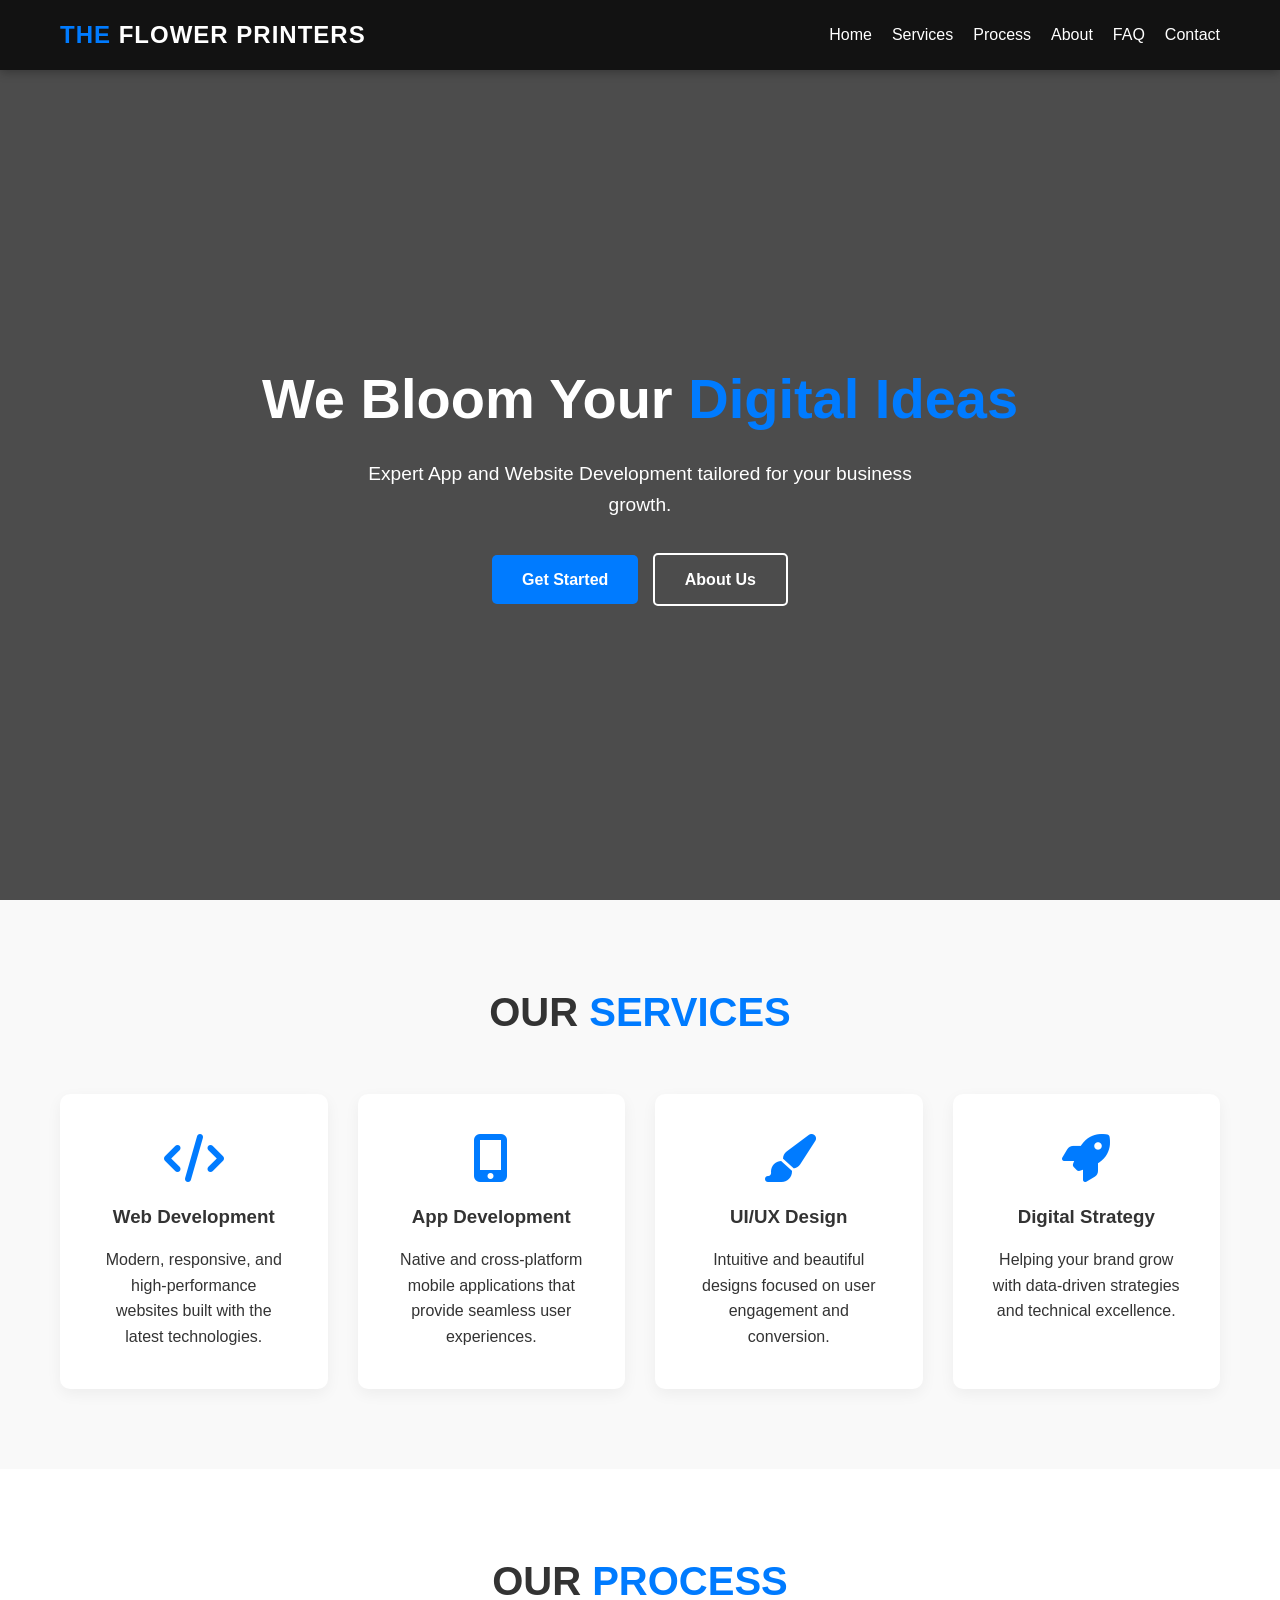
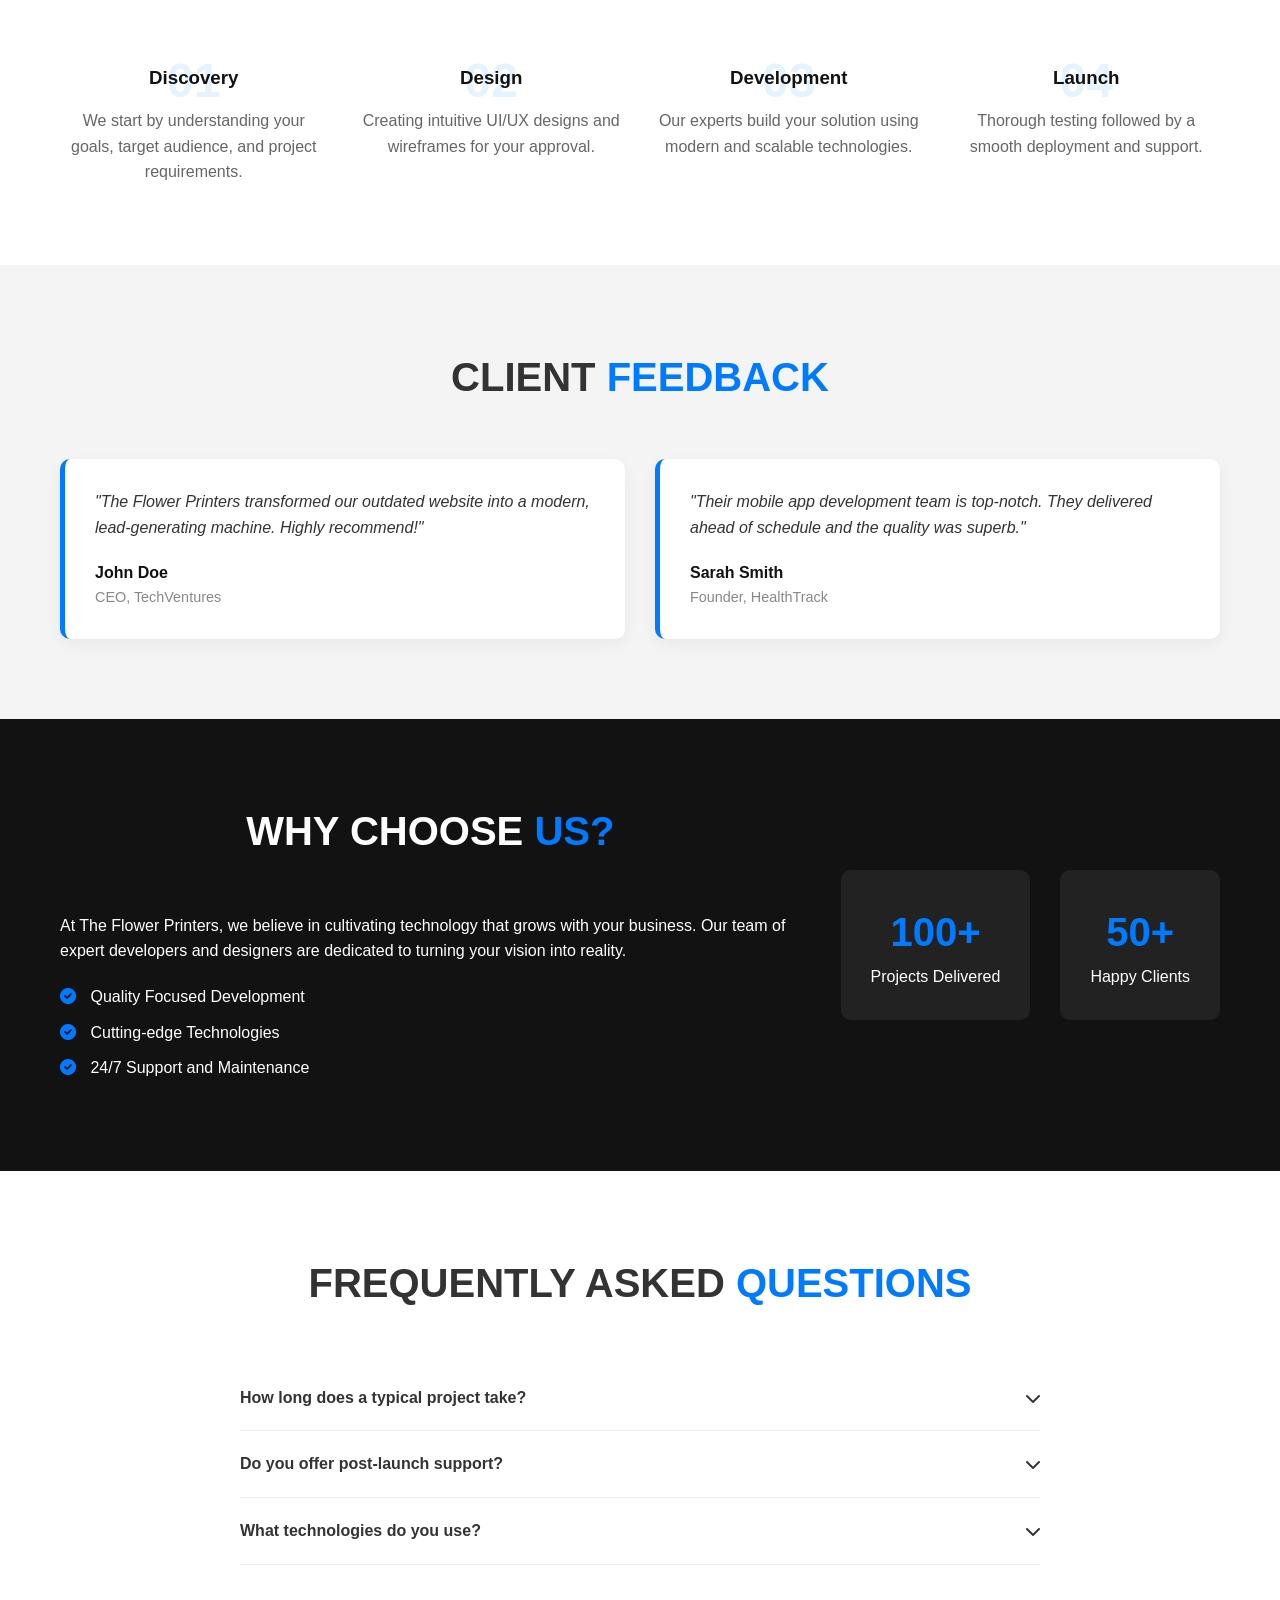
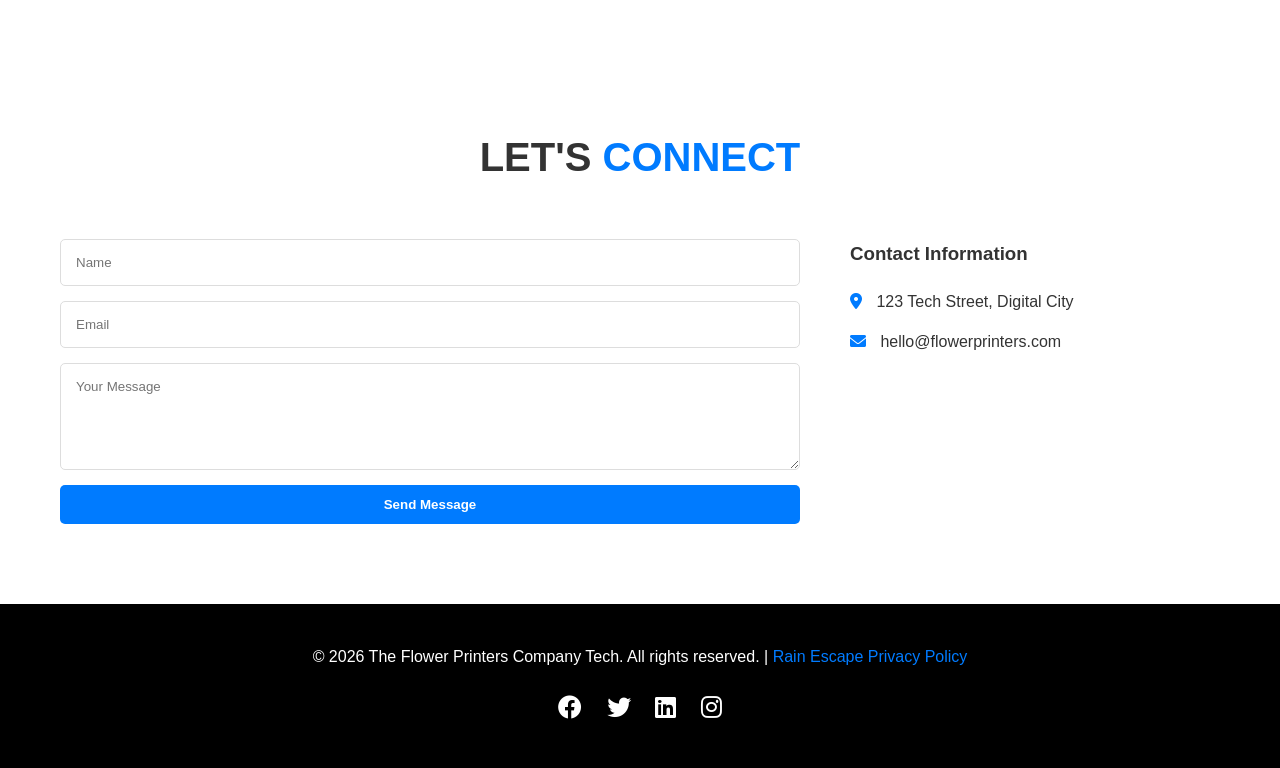
<file: index.html>
<!DOCTYPE html>
<html lang="en">
<head>
    <meta charset="UTF-8">
    <meta name="viewport" content="width=device-width, initial-scale=1.0">
    <title>The Flower Printers - App & Website Development</title>
    <link rel="stylesheet" href="style.css">
    <link rel="stylesheet" href="https://cdnjs.cloudflare.com/ajax/libs/font-awesome/6.0.0/css/all.min.css">
</head>
<body>
    <header>
        <nav>
            <div class="logo">
                <span class="blue">The</span> Flower Printers
            </div>
            <ul>
                <li><a href="#home">Home</a></li>
                <li><a href="#services">Services</a></li>
                <li><a href="#process">Process</a></li>
                <li><a href="#about">About</a></li>
                <li><a href="#faq">FAQ</a></li>
                <li><a href="#contact">Contact</a></li>
            </ul>
            <div class="menu-toggle">
                <i class="fas fa-bars"></i>
            </div>
        </nav>
    </header>

    <section id="home" class="hero">
        <div class="hero-content">
            <h1>We Bloom Your <span class="blue">Digital Ideas</span></h1>
            <p>Expert App and Website Development tailored for your business growth.</p>
            <div class="hero-btns">
                <a href="#contact" class="btn primary">Get Started</a>
                <a href="#about" class="btn secondary">About Us</a>
            </div>
        </div>
    </section>

    <section id="services" class="services">
        <div class="container">
            <h2 class="section-title">Our <span class="blue">Services</span></h2>
            <div class="service-grid">
                <div class="service-card">
                    <i class="fas fa-code"></i>
                    <h3>Web Development</h3>
                    <p>Modern, responsive, and high-performance websites built with the latest technologies.</p>
                </div>
                <div class="service-card">
                    <i class="fas fa-mobile-alt"></i>
                    <h3>App Development</h3>
                    <p>Native and cross-platform mobile applications that provide seamless user experiences.</p>
                </div>
                <div class="service-card">
                    <i class="fas fa-paint-brush"></i>
                    <h3>UI/UX Design</h3>
                    <p>Intuitive and beautiful designs focused on user engagement and conversion.</p>
                </div>
                <div class="service-card">
                    <i class="fas fa-rocket"></i>
                    <h3>Digital Strategy</h3>
                    <p>Helping your brand grow with data-driven strategies and technical excellence.</p>
                </div>
            </div>
        </div>
    </section>

    <section id="process" class="process">
        <div class="container">
            <h2 class="section-title">Our <span class="blue">Process</span></h2>
            <div class="process-steps">
                <div class="step">
                    <div class="step-number">01</div>
                    <h3>Discovery</h3>
                    <p>We start by understanding your goals, target audience, and project requirements.</p>
                </div>
                <div class="step">
                    <div class="step-number">02</div>
                    <h3>Design</h3>
                    <p>Creating intuitive UI/UX designs and wireframes for your approval.</p>
                </div>
                <div class="step">
                    <div class="step-number">03</div>
                    <h3>Development</h3>
                    <p>Our experts build your solution using modern and scalable technologies.</p>
                </div>
                <div class="step">
                    <div class="step-number">04</div>
                    <h3>Launch</h3>
                    <p>Thorough testing followed by a smooth deployment and support.</p>
                </div>
            </div>
        </div>
    </section>


    <section id="testimonials" class="testimonials">
        <div class="container">
            <h2 class="section-title">Client <span class="blue">Feedback</span></h2>
            <div class="testimonial-grid">
                <div class="testimonial-card">
                    <p>"The Flower Printers transformed our outdated website into a modern, lead-generating machine. Highly recommend!"</p>
                    <div class="client-info">
                        <strong>John Doe</strong>
                        <span>CEO, TechVentures</span>
                    </div>
                </div>
                <div class="testimonial-card">
                    <p>"Their mobile app development team is top-notch. They delivered ahead of schedule and the quality was superb."</p>
                    <div class="client-info">
                        <strong>Sarah Smith</strong>
                        <span>Founder, HealthTrack</span>
                    </div>
                </div>
            </div>
        </div>
    </section>

    <section id="about" class="about">
        <div class="container">
            <div class="about-flex">
                <div class="about-text">
                    <h2 class="section-title">Why Choose <span class="blue">Us?</span></h2>
                    <p>At The Flower Printers, we believe in cultivating technology that grows with your business. Our team of expert developers and designers are dedicated to turning your vision into reality.</p>
                    <ul>
                        <li><i class="fas fa-check-circle"></i> Quality Focused Development</li>
                        <li><i class="fas fa-check-circle"></i> Cutting-edge Technologies</li>
                        <li><i class="fas fa-check-circle"></i> 24/7 Support and Maintenance</li>
                    </ul>
                </div>
                <div class="about-stats">
                    <div class="stat">
                        <h3>100+</h3>
                        <p>Projects Delivered</p>
                    </div>
                    <div class="stat">
                        <h3>50+</h3>
                        <p>Happy Clients</p>
                    </div>
                </div>
            </div>
        </div>
    </section>

    <section id="faq" class="faq">
        <div class="container">
            <h2 class="section-title">Frequently Asked <span class="blue">Questions</span></h2>
            <div class="faq-container">
                <div class="faq-item">
                    <div class="faq-question">How long does a typical project take? <i class="fas fa-chevron-down"></i></div>
                    <div class="faq-answer">
                        <p>Websites usually take 4-8 weeks, while complex mobile apps can take 3-6 months depending on features.</p>
                    </div>
                </div>
                <div class="faq-item">
                    <div class="faq-question">Do you offer post-launch support? <i class="fas fa-chevron-down"></i></div>
                    <div class="faq-answer">
                        <p>Yes, we provide maintenance and support packages to ensure your digital products stay updated and secure.</p>
                    </div>
                </div>
                <div class="faq-item">
                    <div class="faq-question">What technologies do you use? <i class="fas fa-chevron-down"></i></div>
                    <div class="faq-answer">
                        <p>We specialize in React, Flutter, Node.js, and modern cloud infrastructures like AWS and Firebase.</p>
                    </div>
                </div>
            </div>
        </div>
    </section>

    <section id="contact" class="contact">
        <div class="container">
            <h2 class="section-title">Let's <span class="blue">Connect</span></h2>
            <div class="contact-flex">
                <form class="contact-form">
                    <input type="text" placeholder="Name" required>
                    <input type="email" placeholder="Email" required>
                    <textarea placeholder="Your Message" rows="5" required></textarea>
                    <button type="submit" class="btn primary">Send Message</button>
                </form>
                <div class="contact-info">
                    <h3>Contact Information</h3>
                    <p><i class="fas fa-map-marker-alt"></i> 123 Tech Street, Digital City</p>
                    <p><i class="fas fa-envelope"></i> hello@flowerprinters.com</p>
                </div>
            </div>
        </div>
    </section>

    <footer>
        <div class="container">
            <p>&copy; 2026 The Flower Printers Company Tech. All rights reserved. | <a href="rain-escape-privacy.html" style="color: #007bff; text-decoration: none;">Rain Escape Privacy Policy</a></p>
            <div class="socials">
                <a href="#"><i class="fab fa-facebook"></i></a>
                <a href="#"><i class="fab fa-twitter"></i></a>
                <a href="#"><i class="fab fa-linkedin"></i></a>
                <a href="#"><i class="fab fa-instagram"></i></a>
            </div>
        </div>
    </footer>

    <script src="script.js"></script>
</body>
</html>
</file>
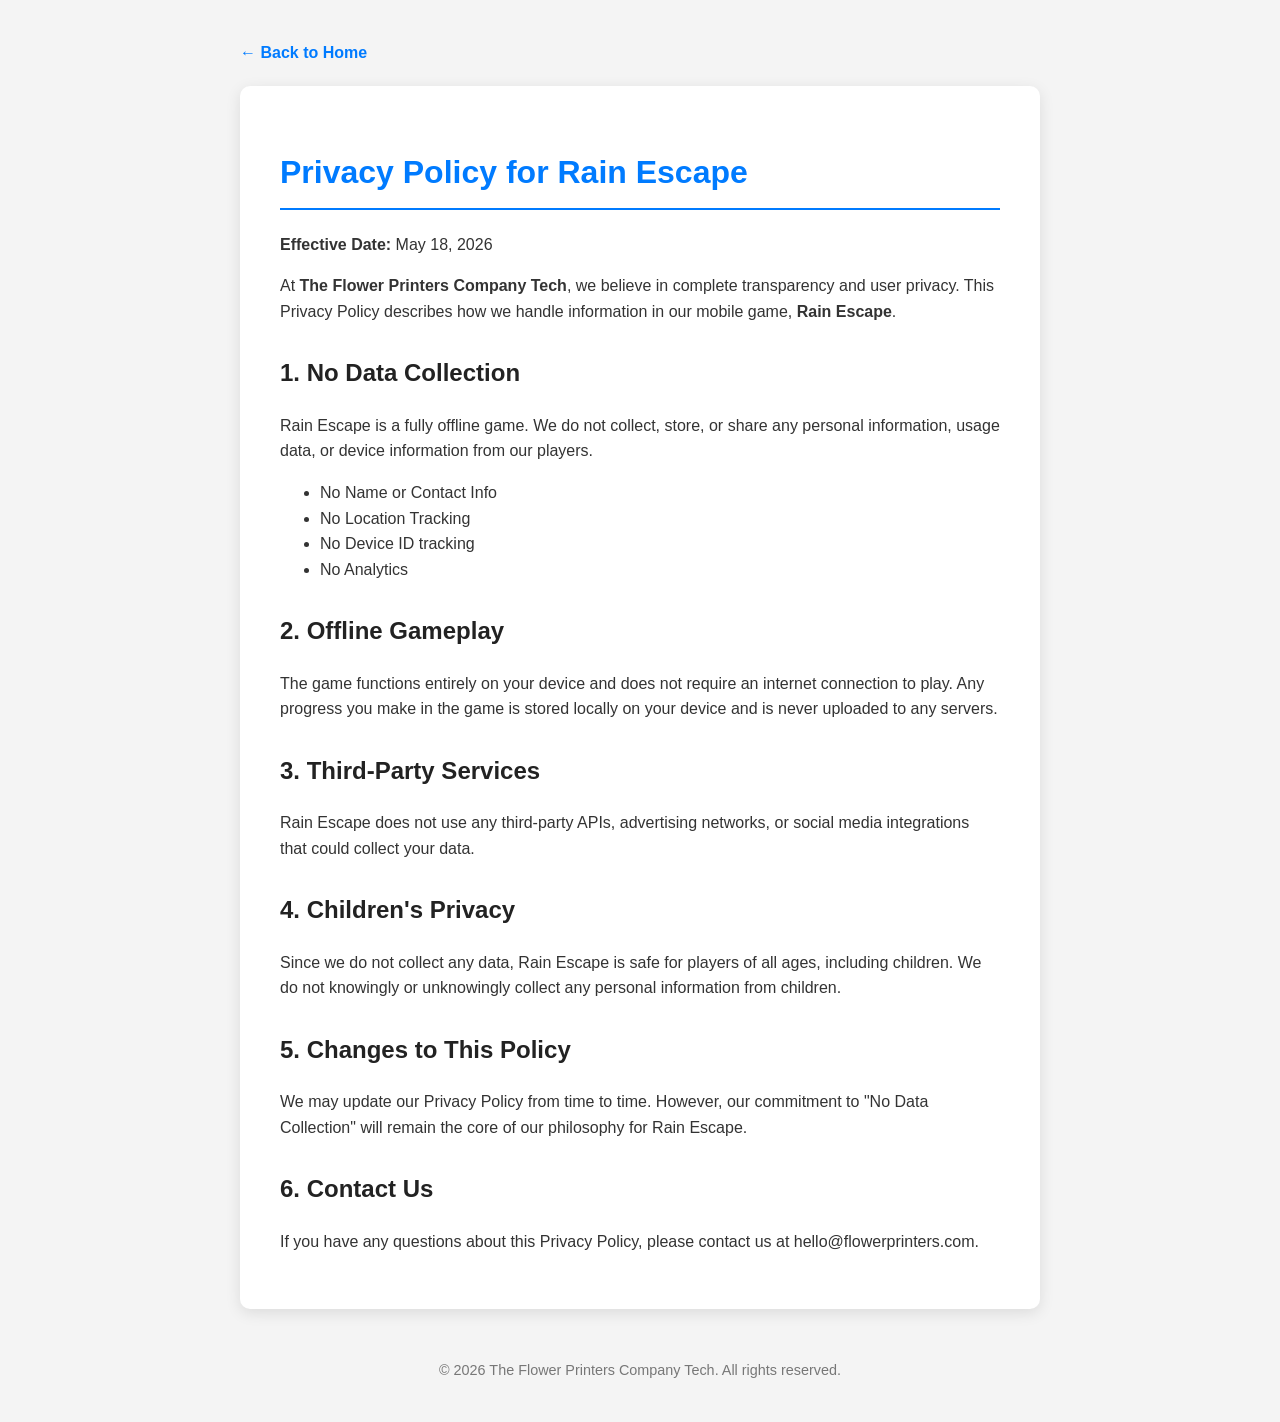
<file: rain-escape-privacy.html>
<!DOCTYPE html>
<html lang="en">
<head>
    <meta charset="UTF-8">
    <meta name="viewport" content="width=device-width, initial-scale=1.0">
    <title>Privacy Policy - Rain Escape</title>
    <style>
        body {
            font-family: 'Segoe UI', Tahoma, Geneva, Verdana, sans-serif;
            line-height: 1.6;
            color: #333;
            max-width: 800px;
            margin: 0 auto;
            padding: 40px 20px;
            background-color: #f4f4f4;
        }
        .card {
            background: #fff;
            padding: 40px;
            border-radius: 10px;
            box-shadow: 0 4px 15px rgba(0,0,0,0.1);
        }
        h1 {
            color: #007bff;
            border-bottom: 2px solid #007bff;
            padding-bottom: 10px;
        }
        h2 {
            margin-top: 30px;
            color: #222;
        }
        p {
            margin-bottom: 15px;
        }
        .footer {
            margin-top: 50px;
            text-align: center;
            font-size: 0.9rem;
            color: #777;
        }
        .back-link {
            display: inline-block;
            margin-bottom: 20px;
            text-decoration: none;
            color: #007bff;
            font-weight: bold;
        }
    </style>
</head>
<body>
    <a href="index.html" class="back-link">&larr; Back to Home</a>
    <div class="card">
        <h1>Privacy Policy for Rain Escape</h1>
        <p><strong>Effective Date:</strong> May 18, 2026</p>

        <p>At <strong>The Flower Printers Company Tech</strong>, we believe in complete transparency and user privacy. This Privacy Policy describes how we handle information in our mobile game, <strong>Rain Escape</strong>.</p>

        <h2>1. No Data Collection</h2>
        <p>Rain Escape is a fully offline game. We do not collect, store, or share any personal information, usage data, or device information from our players. </p>
        <ul>
            <li>No Name or Contact Info</li>
            <li>No Location Tracking</li>
            <li>No Device ID tracking</li>
            <li>No Analytics</li>
        </ul>

        <h2>2. Offline Gameplay</h2>
        <p>The game functions entirely on your device and does not require an internet connection to play. Any progress you make in the game is stored locally on your device and is never uploaded to any servers.</p>

        <h2>3. Third-Party Services</h2>
        <p>Rain Escape does not use any third-party APIs, advertising networks, or social media integrations that could collect your data.</p>

        <h2>4. Children's Privacy</h2>
        <p>Since we do not collect any data, Rain Escape is safe for players of all ages, including children. We do not knowingly or unknowingly collect any personal information from children.</p>

        <h2>5. Changes to This Policy</h2>
        <p>We may update our Privacy Policy from time to time. However, our commitment to "No Data Collection" will remain the core of our philosophy for Rain Escape.</p>

        <h2>6. Contact Us</h2>
        <p>If you have any questions about this Privacy Policy, please contact us at hello@flowerprinters.com.</p>
    </div>

    <div class="footer">
        &copy; 2026 The Flower Printers Company Tech. All rights reserved.
    </div>
</body>
</html>
</file>
<file: style.css>
:root {
    --primary-color: #007bff;
    --secondary-color: #0056b3;
    --bg-dark: #121212;
    --bg-light: #ffffff;
    --text-dark: #333333;
    --text-light: #f4f4f4;
    --transition: all 0.3s ease;
}

* {
    margin: 0;
    padding: 0;
    box-sizing: border-box;
    font-family: 'Segoe UI', Tahoma, Geneva, Verdana, sans-serif;
}

html {
    scroll-behavior: smooth;
}

body {
    line-height: 1.6;
    color: var(--text-dark);
    background-color: var(--bg-light);
}

.container {
    max-width: 1200px;
    margin: 0 auto;
    padding: 0 20px;
}

.blue {
    color: var(--primary-color);
}

/* Header & Nav */
header {
    background: var(--bg-dark);
    color: white;
    padding: 1rem 0;
    position: fixed;
    width: 100%;
    top: 0;
    z-index: 1000;
    box-shadow: 0 2px 10px rgba(0,0,0,0.3);
}

nav {
    display: flex;
    justify-content: space-between;
    align-items: center;
    max-width: 1200px;
    margin: 0 auto;
    padding: 0 20px;
}

.logo {
    font-size: 1.5rem;
    font-weight: bold;
    text-transform: uppercase;
    letter-spacing: 1px;
}

nav ul {
    display: flex;
    list-style: none;
}

nav ul li {
    margin-left: 20px;
}

nav ul li a {
    color: white;
    text-decoration: none;
    font-weight: 500;
    transition: var(--transition);
}

nav ul li a:hover {
    color: var(--primary-color);
}

.menu-toggle {
    display: none;
    font-size: 1.5rem;
    cursor: pointer;
}

/* Hero Section */
.hero {
    height: 100vh;
    background: linear-gradient(rgba(0,0,0,0.7), rgba(0,0,0,0.7)), url('https://images.unsplash.com/photo-1519389950473-47ba0277781c?ixlib=rb-1.2.1&auto=format&fit=crop&w=1350&q=80');
    background-size: cover;
    background-position: center;
    display: flex;
    align-items: center;
    justify-content: center;
    text-align: center;
    color: white;
    padding-top: 60px;
}

.hero-content h1 {
    font-size: 3.5rem;
    margin-bottom: 1rem;
}

.hero-content p {
    font-size: 1.2rem;
    margin-bottom: 2rem;
    max-width: 600px;
    margin-left: auto;
    margin-right: auto;
}

.btn {
    display: inline-block;
    padding: 12px 30px;
    text-decoration: none;
    border-radius: 5px;
    font-weight: bold;
    transition: var(--transition);
    cursor: pointer;
    border: none;
}

.btn.primary {
    background: var(--primary-color);
    color: white;
}

.btn.primary:hover {
    background: var(--secondary-color);
}

.btn.secondary {
    background: transparent;
    color: white;
    border: 2px solid white;
    margin-left: 10px;
}

.btn.secondary:hover {
    background: white;
    color: var(--bg-dark);
}

/* Process Section */
.process {
    padding: 80px 0;
    background: #fff;
}

.process-steps {
    display: grid;
    grid-template-columns: repeat(auto-fit, minmax(200px, 1fr));
    gap: 30px;
    margin-top: 40px;
}

.step {
    text-align: center;
    position: relative;
}

.step-number {
    font-size: 3rem;
    font-weight: 800;
    color: rgba(0, 123, 255, 0.1);
    position: absolute;
    top: -20px;
    left: 50%;
    transform: translateX(-50%);
    z-index: 1;
}

.step h3 {
    position: relative;
    z-index: 2;
    margin-bottom: 15px;
    color: var(--bg-dark);
}

.step p {
    color: #666;
}

/* Testimonials */
.testimonials {
    padding: 80px 0;
    background: #f4f4f4;
}

.testimonial-grid {
    display: grid;
    grid-template-columns: repeat(auto-fit, minmax(300px, 1fr));
    gap: 30px;
}

.testimonial-card {
    background: white;
    padding: 30px;
    border-radius: 10px;
    border-left: 5px solid var(--primary-color);
    box-shadow: 0 5px 15px rgba(0,0,0,0.05);
}

.testimonial-card p {
    font-style: italic;
    margin-bottom: 20px;
}

.client-info {
    display: flex;
    flex-direction: column;
}

.client-info strong {
    color: var(--bg-dark);
}

.client-info span {
    font-size: 0.9rem;
    color: #888;
}

/* FAQ */
.faq {
    padding: 80px 0;
    background: white;
}

.faq-container {
    max-width: 800px;
    margin: 0 auto;
}

.faq-item {
    border-bottom: 1px solid #eee;
    padding: 20px 0;
}

.faq-question {
    font-weight: bold;
    cursor: pointer;
    display: flex;
    justify-content: space-between;
    align-items: center;
    transition: var(--transition);
}

.faq-question:hover {
    color: var(--primary-color);
}

.faq-answer {
    max-height: 0;
    overflow: hidden;
    transition: max-height 0.3s ease-out;
}

.faq-answer p {
    padding-top: 15px;
    color: #666;
}

.faq-item.active .faq-answer {
    max-height: 200px;
}

.faq-item.active .faq-question i {
    transform: rotate(180deg);
}

/* Existing Sections Overrides */
.portfolio {
    background: #f9f9f9;
}
.services {
    padding: 80px 0;
    background: #f9f9f9;
}

.section-title {
    text-align: center;
    font-size: 2.5rem;
    margin-bottom: 50px;
    text-transform: uppercase;
}

.service-grid {
    display: grid;
    grid-template-columns: repeat(auto-fit, minmax(250px, 1fr));
    gap: 30px;
}

.service-card {
    background: white;
    padding: 40px;
    text-align: center;
    border-radius: 10px;
    box-shadow: 0 5px 15px rgba(0,0,0,0.05);
    transition: var(--transition);
}

.service-card:hover {
    transform: translateY(-10px);
    box-shadow: 0 15px 30px rgba(0,0,0,0.1);
}

.service-card i {
    font-size: 3rem;
    color: var(--primary-color);
    margin-bottom: 20px;
}

.service-card h3 {
    margin-bottom: 15px;
}

/* Portfolio */
.portfolio {
    padding: 80px 0;
}

.portfolio-grid {
    display: grid;
    grid-template-columns: repeat(auto-fit, minmax(300px, 1fr));
    gap: 20px;
}

.portfolio-item {
    position: relative;
    overflow: hidden;
    border-radius: 10px;
    height: 250px;
}

.portfolio-img {
    width: 100%;
    height: 100%;
    transition: var(--transition);
}

.portfolio-info {
    position: absolute;
    bottom: -100%;
    left: 0;
    width: 100%;
    background: rgba(0, 123, 255, 0.9);
    color: white;
    padding: 20px;
    transition: var(--transition);
}

.portfolio-item:hover .portfolio-info {
    bottom: 0;
}

.portfolio-item:hover .portfolio-img {
    transform: scale(1.1);
}

/* About */
.about {
    padding: 80px 0;
    background: var(--bg-dark);
    color: white;
}

.about-flex {
    display: flex;
    align-items: center;
    justify-content: space-between;
    flex-wrap: wrap;
    gap: 40px;
}

.about-text {
    flex: 1;
    min-width: 300px;
}

.about-text p {
    margin-bottom: 20px;
}

.about-text ul {
    list-style: none;
}

.about-text ul li {
    margin-bottom: 10px;
}

.about-text ul li i {
    color: var(--primary-color);
    margin-right: 10px;
}

.about-stats {
    display: flex;
    gap: 30px;
}

.stat {
    text-align: center;
    background: #222;
    padding: 30px;
    border-radius: 10px;
    min-width: 150px;
}

.stat h3 {
    font-size: 2.5rem;
    color: var(--primary-color);
}

/* Contact */
.contact {
    padding: 80px 0;
}

.contact-flex {
    display: flex;
    gap: 50px;
    flex-wrap: wrap;
}

.contact-form {
    flex: 2;
    min-width: 300px;
    display: flex;
    flex-direction: column;
    gap: 15px;
}

.contact-form input, .contact-form textarea {
    padding: 15px;
    border: 1px solid #ddd;
    border-radius: 5px;
    outline: none;
}

.contact-form input:focus, .contact-form textarea:focus {
    border-color: var(--primary-color);
}

.contact-info {
    flex: 1;
    min-width: 250px;
}

.contact-info h3 {
    margin-bottom: 20px;
}

.contact-info p {
    margin-bottom: 15px;
}

.contact-info i {
    color: var(--primary-color);
    margin-right: 10px;
}

/* Footer */
footer {
    background: #000;
    color: white;
    padding: 40px 0;
    text-align: center;
}

.socials {
    margin-top: 20px;
}

.socials a {
    color: white;
    font-size: 1.5rem;
    margin: 0 10px;
    transition: var(--transition);
}

.socials a:hover {
    color: var(--primary-color);
}

/* Responsive */
@media (max-width: 768px) {
    .step-number {
        font-size: 2.5rem;
    }

    .process-steps {
        gap: 50px;
    }
}

@media (max-width: 768px) {
    .menu-toggle {
        display: block;
    }

    nav ul {
        display: none;
        flex-direction: column;
        position: absolute;
        top: 60px;
        left: 0;
        width: 100%;
        background: var(--bg-dark);
        padding: 20px;
        text-align: center;
    }

    nav ul.active {
        display: flex;
    }

    nav ul li {
        margin: 10px 0;
    }

    .hero-content h1 {
        font-size: 2.5rem;
    }

    .about-stats {
        width: 100%;
        justify-content: center;
    }
}
</file>
